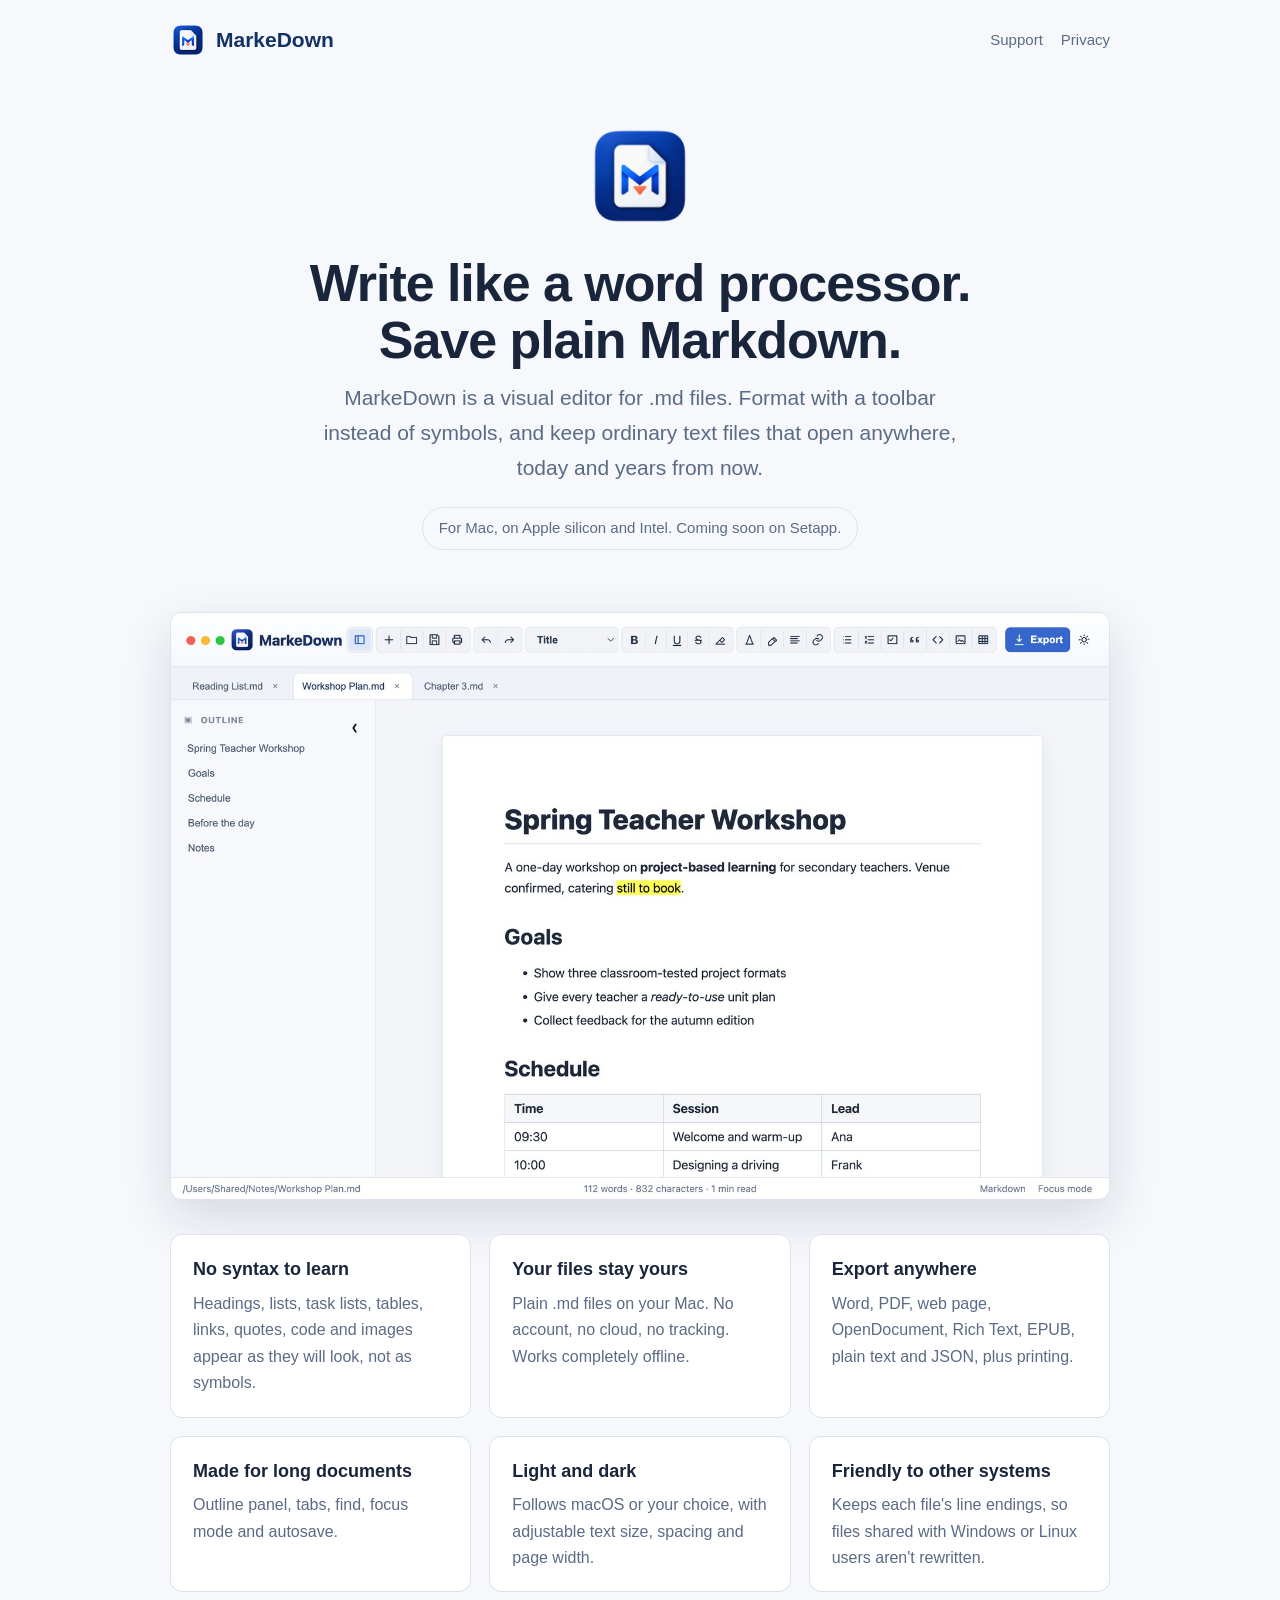
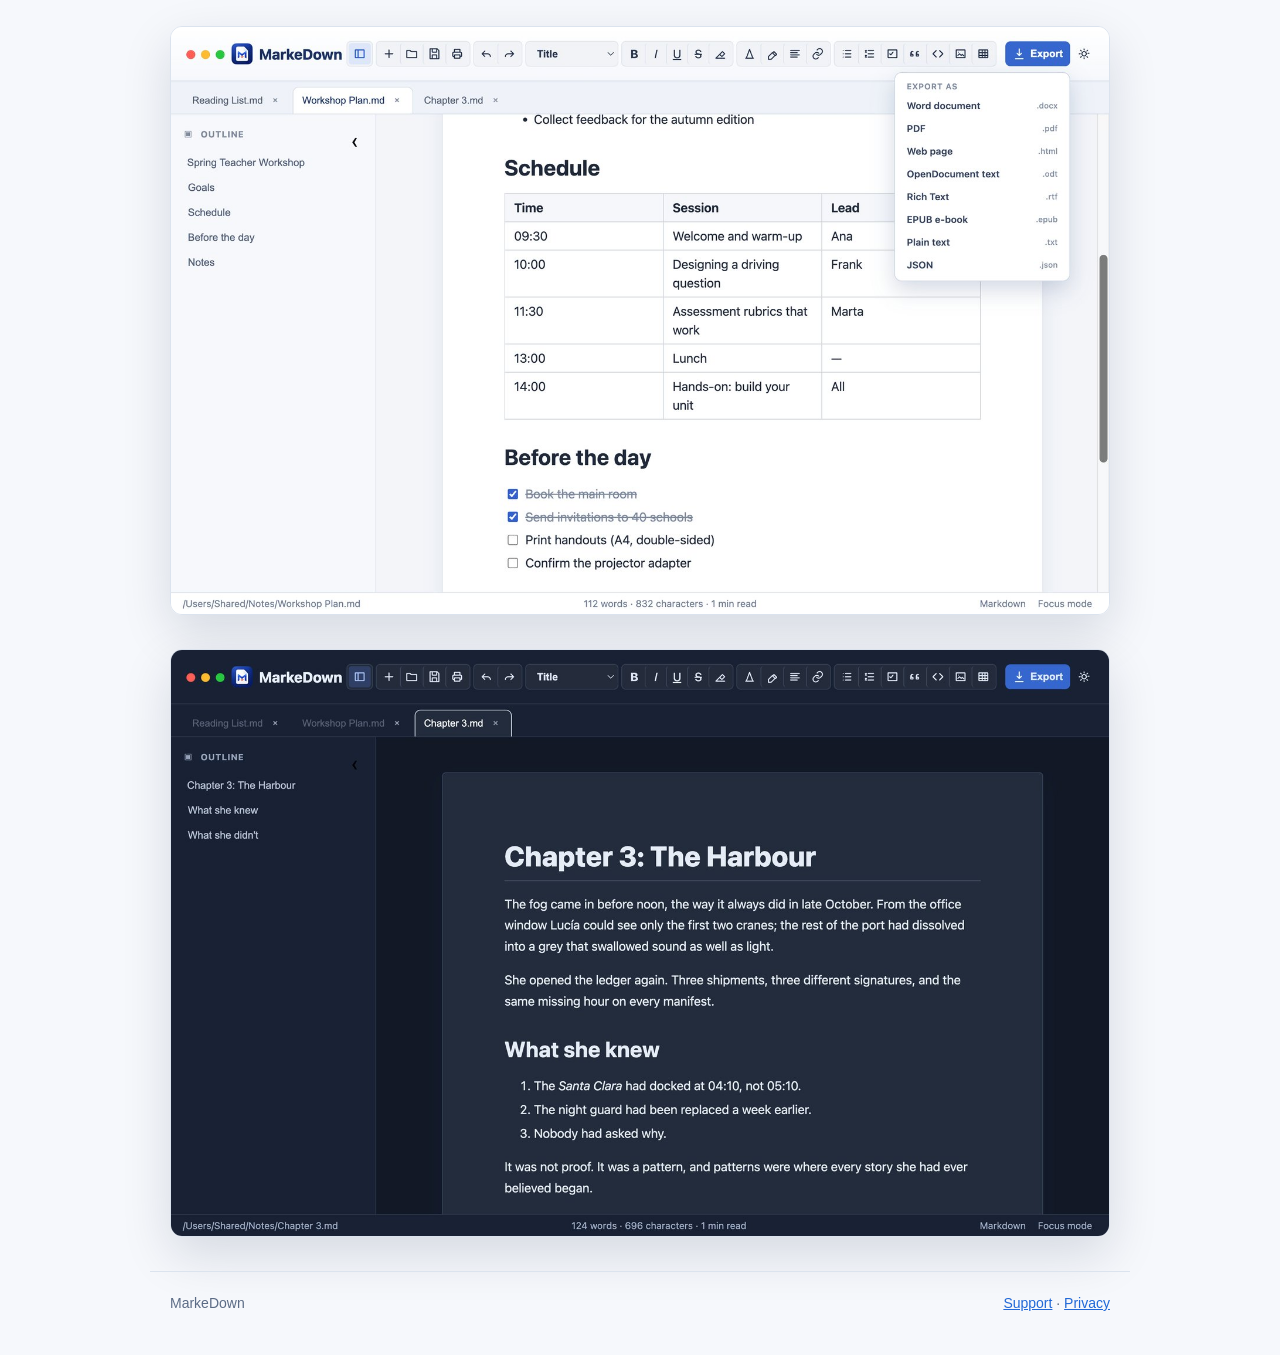
<file: index.html>
<!doctype html>
<html lang="en">
<head>
<meta charset="utf-8"><meta name="viewport" content="width=device-width,initial-scale=1">
<title>MarkeDown: visual Markdown editor for Mac</title>
<meta name="description" content="Write like a word processor, save plain Markdown files. Offline, private, exports to Word, PDF, EPUB and more.">
<link rel="icon" href="img/icon.png"><link rel="stylesheet" href="style.css">
</head>
<body>
<header><a class="brand" href="index.html"><img src="img/icon.png" alt="">MarkeDown</a><nav><a href="support.html">Support</a><a href="privacy.html">Privacy</a></nav></header>
<main>
<section class="hero">
<img class="icon" src="img/icon.png" alt="MarkeDown app icon">
<h1>Write like a word processor.<br>Save plain Markdown.</h1>
<p class="lede">MarkeDown is a visual editor for .md files. Format with a toolbar instead of symbols, and keep ordinary text files that open anywhere, today and years from now.</p>
<span class="badge">For Mac, on Apple silicon and Intel. Coming soon on Setapp.</span>
</section>
<img class="shot" src="img/editor.jpg" width="1600" height="1000" alt="MarkeDown editing a workshop plan with a heading outline, a table and a highlighted phrase">
<section class="grid">
<div class="card"><h3>No syntax to learn</h3><p>Headings, lists, task lists, tables, links, quotes, code and images appear as they will look, not as symbols.</p></div>
<div class="card"><h3>Your files stay yours</h3><p>Plain .md files on your Mac. No account, no cloud, no tracking. Works completely offline.</p></div>
<div class="card"><h3>Export anywhere</h3><p>Word, PDF, web page, OpenDocument, Rich Text, EPUB, plain text and JSON, plus printing.</p></div>
<div class="card"><h3>Made for long documents</h3><p>Outline panel, tabs, find, focus mode and autosave.</p></div>
<div class="card"><h3>Light and dark</h3><p>Follows macOS or your choice, with adjustable text size, spacing and page width.</p></div>
<div class="card"><h3>Friendly to other systems</h3><p>Keeps each file's line endings, so files shared with Windows or Linux users aren't rewritten.</p></div>
</section>
<img class="shot" src="img/export.jpg" width="1600" height="1000" alt="The Export menu listing Word, PDF, web page, OpenDocument, Rich Text, EPUB, plain text and JSON">
<img class="shot" src="img/dark.jpg" width="1600" height="1000" alt="MarkeDown in dark mode showing a novel chapter">
</main>
<footer><span>MarkeDown</span><span><a href="support.html">Support</a> · <a href="privacy.html">Privacy</a></span></footer>
</body>
</html>
</file>
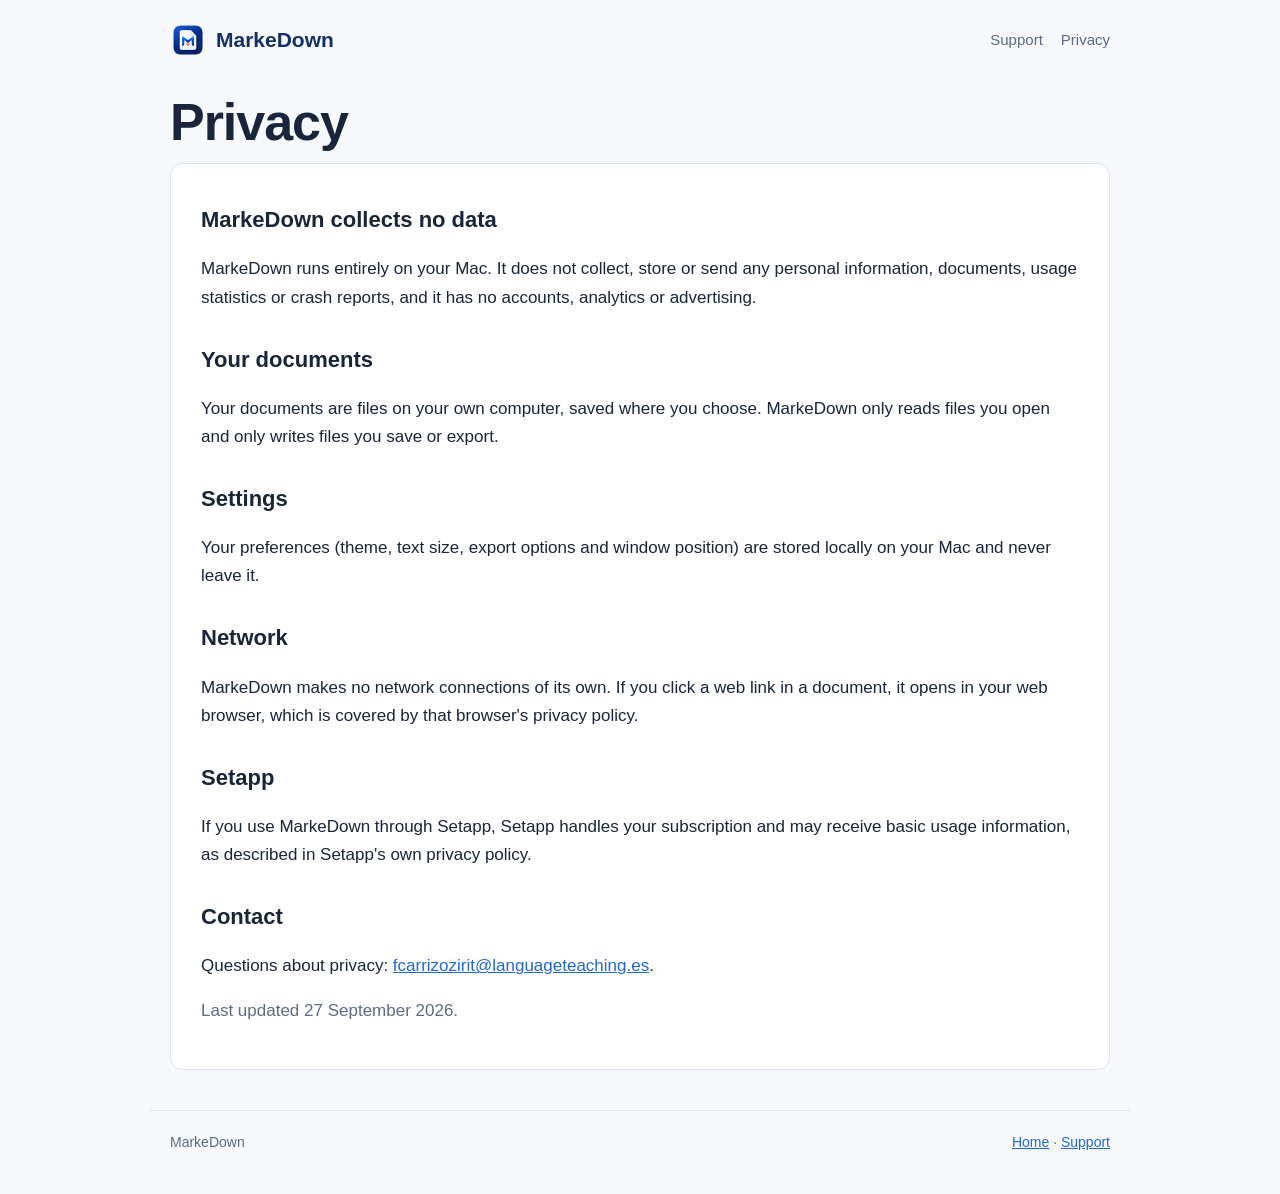
<file: privacy.html>
<!doctype html>
<html lang="en">
<head>
<meta charset="utf-8"><meta name="viewport" content="width=device-width,initial-scale=1">
<title>MarkeDown Privacy</title>
<link rel="icon" href="img/icon.png"><link rel="stylesheet" href="style.css">
</head>
<body>
<header><a class="brand" href="index.html"><img src="img/icon.png" alt="">MarkeDown</a><nav><a href="support.html">Support</a><a href="privacy.html">Privacy</a></nav></header>
<main>
<h1>Privacy</h1>
<div class="doc">
<h2>MarkeDown collects no data</h2>
<p>MarkeDown runs entirely on your Mac. It does not collect, store or send any personal information, documents, usage statistics or crash reports, and it has no accounts, analytics or advertising.</p>
<h2>Your documents</h2>
<p>Your documents are files on your own computer, saved where you choose. MarkeDown only reads files you open and only writes files you save or export.</p>
<h2>Settings</h2>
<p>Your preferences (theme, text size, export options and window position) are stored locally on your Mac and never leave it.</p>
<h2>Network</h2>
<p>MarkeDown makes no network connections of its own. If you click a web link in a document, it opens in your web browser, which is covered by that browser's privacy policy.</p>
<h2>Setapp</h2>
<p>If you use MarkeDown through Setapp, Setapp handles your subscription and may receive basic usage information, as described in Setapp's own privacy policy.</p>
<h2>Contact</h2>
<p>Questions about privacy: <a href="mailto:fcarrizozirit@languageteaching.es">fcarrizozirit@languageteaching.es</a>.</p>
<p style="color:var(--muted)">Last updated 27 September 2026.</p>
</div>
</main>
<footer><span>MarkeDown</span><span><a href="index.html">Home</a> · <a href="support.html">Support</a></span></footer>
</body>
</html>
</file>
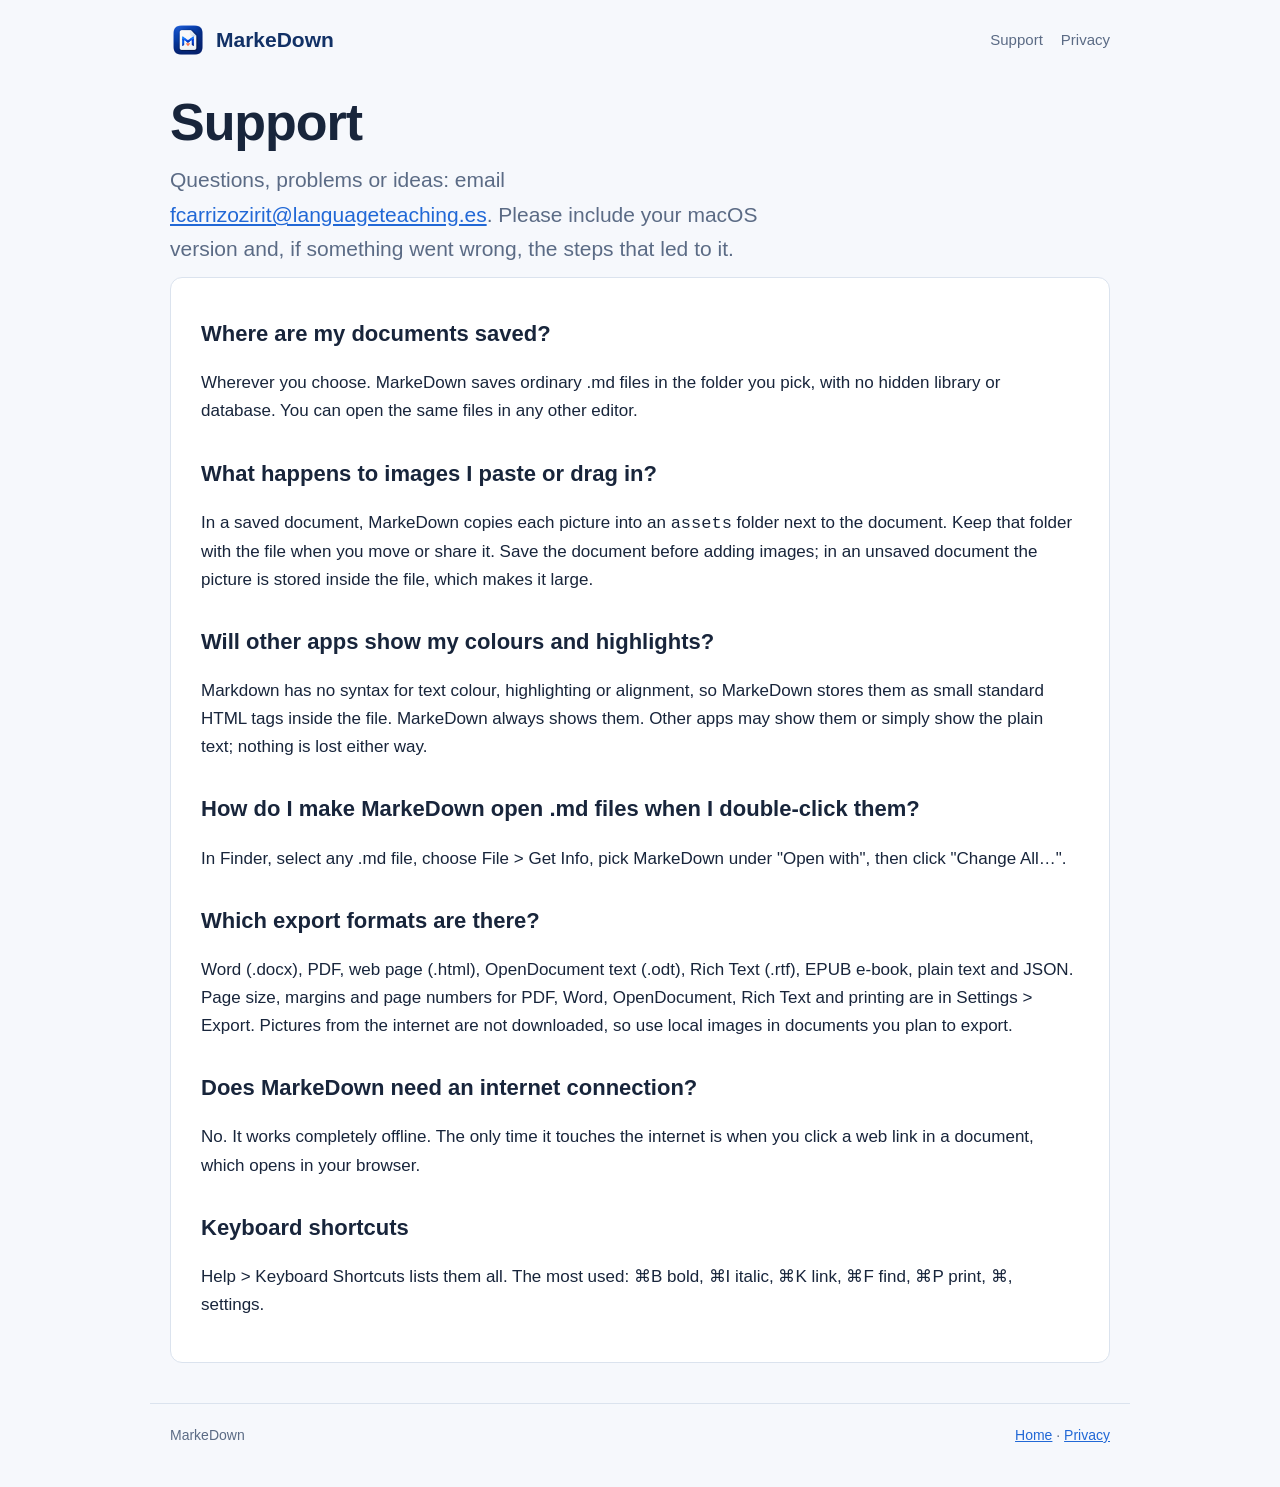
<file: support.html>
<!doctype html>
<html lang="en">
<head>
<meta charset="utf-8"><meta name="viewport" content="width=device-width,initial-scale=1">
<title>MarkeDown Support</title>
<link rel="icon" href="img/icon.png"><link rel="stylesheet" href="style.css">
</head>
<body>
<header><a class="brand" href="index.html"><img src="img/icon.png" alt="">MarkeDown</a><nav><a href="support.html">Support</a><a href="privacy.html">Privacy</a></nav></header>
<main>
<h1>Support</h1>
<p class="lede" style="margin:0">Questions, problems or ideas: email <a href="mailto:fcarrizozirit@languageteaching.es">fcarrizozirit@languageteaching.es</a>. Please include your macOS version and, if something went wrong, the steps that led to it.</p>
<div class="doc">
<h2>Where are my documents saved?</h2>
<p>Wherever you choose. MarkeDown saves ordinary .md files in the folder you pick, with no hidden library or database. You can open the same files in any other editor.</p>
<h2>What happens to images I paste or drag in?</h2>
<p>In a saved document, MarkeDown copies each picture into an <code>assets</code> folder next to the document. Keep that folder with the file when you move or share it. Save the document before adding images; in an unsaved document the picture is stored inside the file, which makes it large.</p>
<h2>Will other apps show my colours and highlights?</h2>
<p>Markdown has no syntax for text colour, highlighting or alignment, so MarkeDown stores them as small standard HTML tags inside the file. MarkeDown always shows them. Other apps may show them or simply show the plain text; nothing is lost either way.</p>
<h2>How do I make MarkeDown open .md files when I double-click them?</h2>
<p>In Finder, select any .md file, choose File &gt; Get Info, pick MarkeDown under "Open with", then click "Change All…".</p>
<h2>Which export formats are there?</h2>
<p>Word (.docx), PDF, web page (.html), OpenDocument text (.odt), Rich Text (.rtf), EPUB e-book, plain text and JSON. Page size, margins and page numbers for PDF, Word, OpenDocument, Rich Text and printing are in Settings &gt; Export. Pictures from the internet are not downloaded, so use local images in documents you plan to export.</p>
<h2>Does MarkeDown need an internet connection?</h2>
<p>No. It works completely offline. The only time it touches the internet is when you click a web link in a document, which opens in your browser.</p>
<h2>Keyboard shortcuts</h2>
<p>Help &gt; Keyboard Shortcuts lists them all. The most used: ⌘B bold, ⌘I italic, ⌘K link, ⌘F find, ⌘P print, ⌘, settings.</p>
</div>
</main>
<footer><span>MarkeDown</span><span><a href="index.html">Home</a> · <a href="privacy.html">Privacy</a></span></footer>
</body>
</html>
</file>
<file: style.css>
:root{--bg:#f6f8fc;--card:#fff;--ink:#18253b;--muted:#5b6b85;--line:#dbe3ee;--brand:#2168d6;--navy:#123166;color-scheme:light dark}
@media(prefers-color-scheme:dark){:root{--bg:#101827;--card:#1a2436;--ink:#e5edf8;--muted:#9fb0c8;--line:#2c3b52;--brand:#5b93f0;--navy:#dce7f8}}
*{box-sizing:border-box}body{margin:0;background:var(--bg);color:var(--ink);font:17px/1.65 -apple-system,BlinkMacSystemFont,"Segoe UI",sans-serif}
a{color:var(--brand)}main,header,footer{max-width:980px;margin:0 auto;padding:0 20px}
header{display:flex;flex-wrap:wrap;align-items:center;justify-content:space-between;gap:10px 16px;padding-top:22px;padding-bottom:22px}
.brand{display:flex;align-items:center;gap:10px;font-weight:750;font-size:21px;color:var(--navy);text-decoration:none}.brand img{width:36px;height:36px}
nav{display:flex;gap:18px;font-size:15px}nav a{color:var(--muted);text-decoration:none}nav a:hover{color:var(--brand)}
.hero{text-align:center;padding:40px 0 28px}.hero img.icon{width:112px;height:112px}
h1{font-size:clamp(32px,6vw,52px);line-height:1.1;margin:14px 0 12px;letter-spacing:-.02em}
.lede{font-size:clamp(18px,2.4vw,21px);color:var(--muted);max-width:660px;margin:0 auto}
.badge{display:inline-block;margin-top:22px;padding:8px 16px;border-radius:999px;border:1px solid var(--line);color:var(--muted);font-size:15px}
.shot{display:block;width:100%;height:auto;border-radius:12px;border:1px solid var(--line);box-shadow:0 18px 50px #0b1a3322;margin:34px 0}
.grid{display:grid;grid-template-columns:repeat(auto-fit,minmax(260px,1fr));gap:18px;margin:30px 0}
.card{background:var(--card);border:1px solid var(--line);border-radius:12px;padding:20px 22px}.card h3{margin:0 0 6px;font-size:18px}.card p{margin:0;color:var(--muted);font-size:16px}
.doc{background:var(--card);border:1px solid var(--line);border-radius:12px;padding:8px 30px 26px;margin:10px 0 40px}
.doc h2{font-size:22px;margin:30px 0 6px}.doc p,.doc li{color:var(--ink)}
footer{border-top:1px solid var(--line);padding-top:20px;padding-bottom:40px;color:var(--muted);font-size:14px;display:flex;justify-content:space-between;flex-wrap:wrap;gap:10px}
</file>
